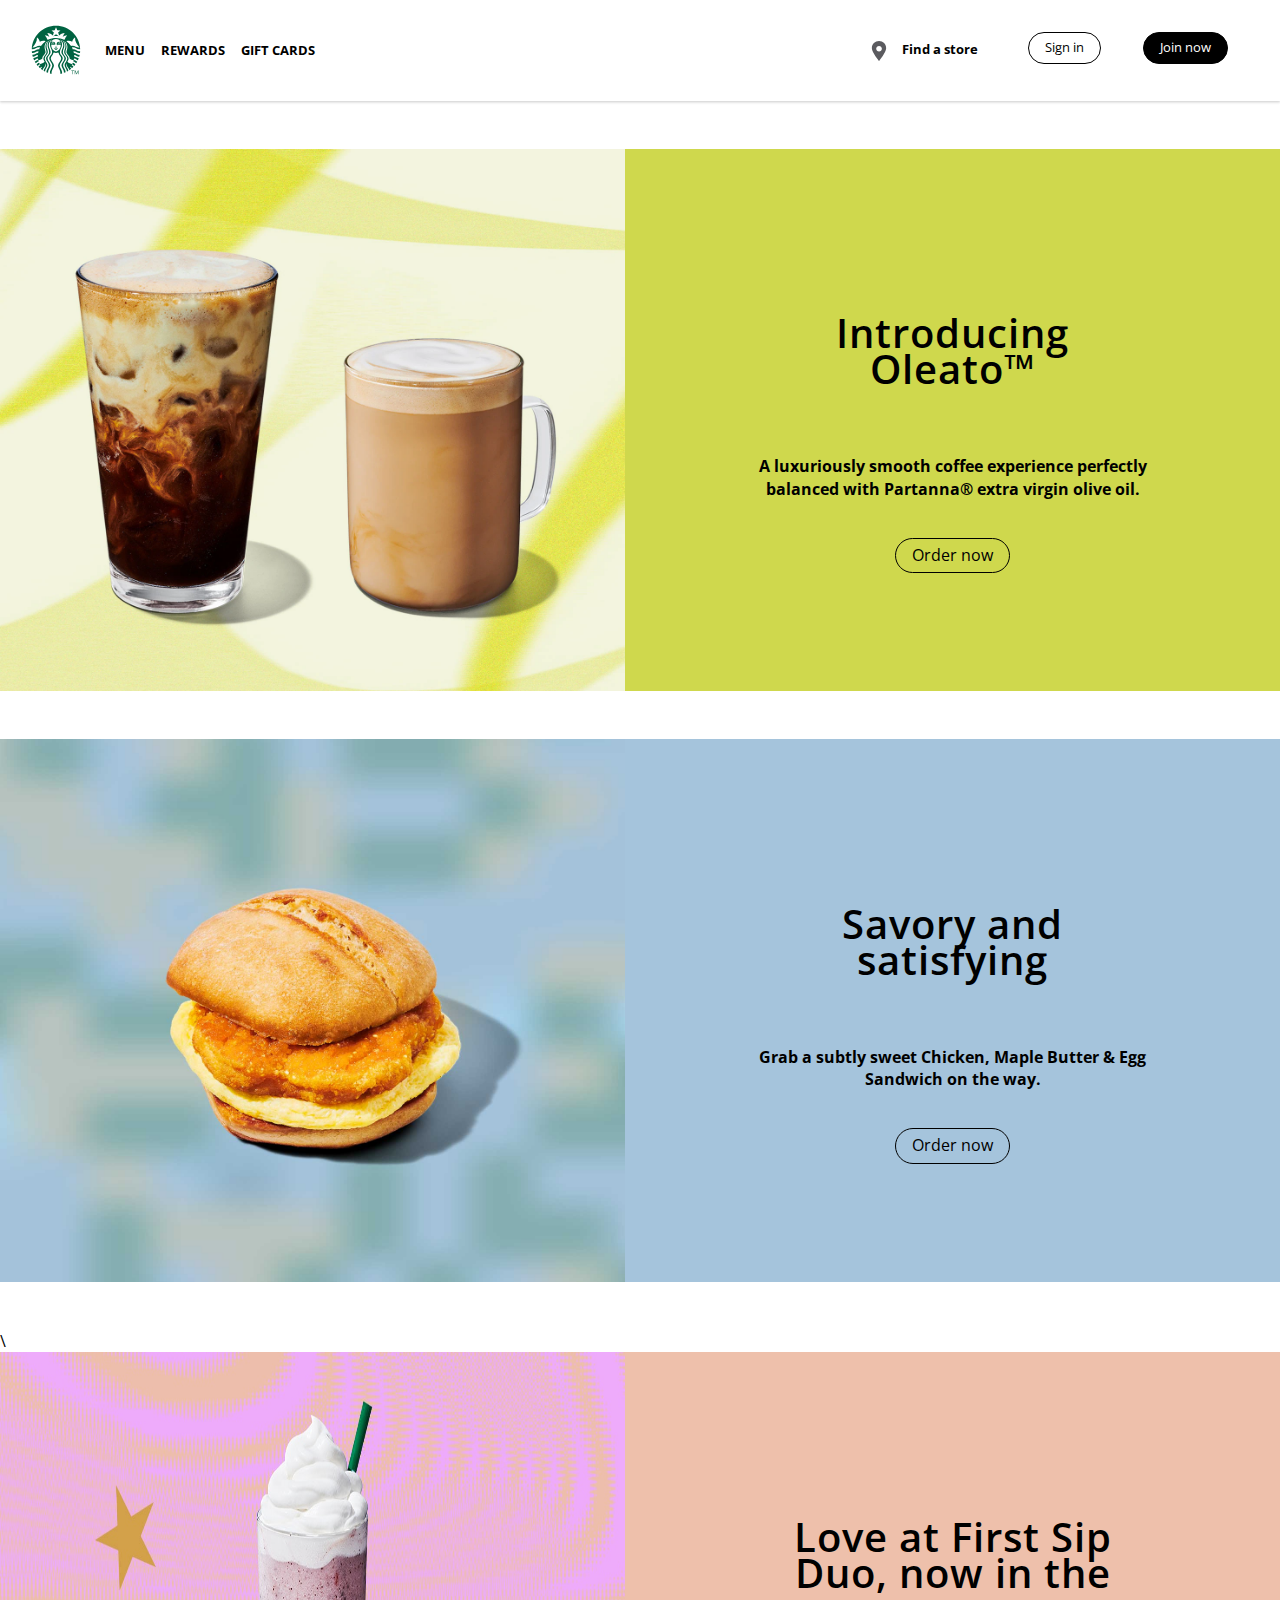
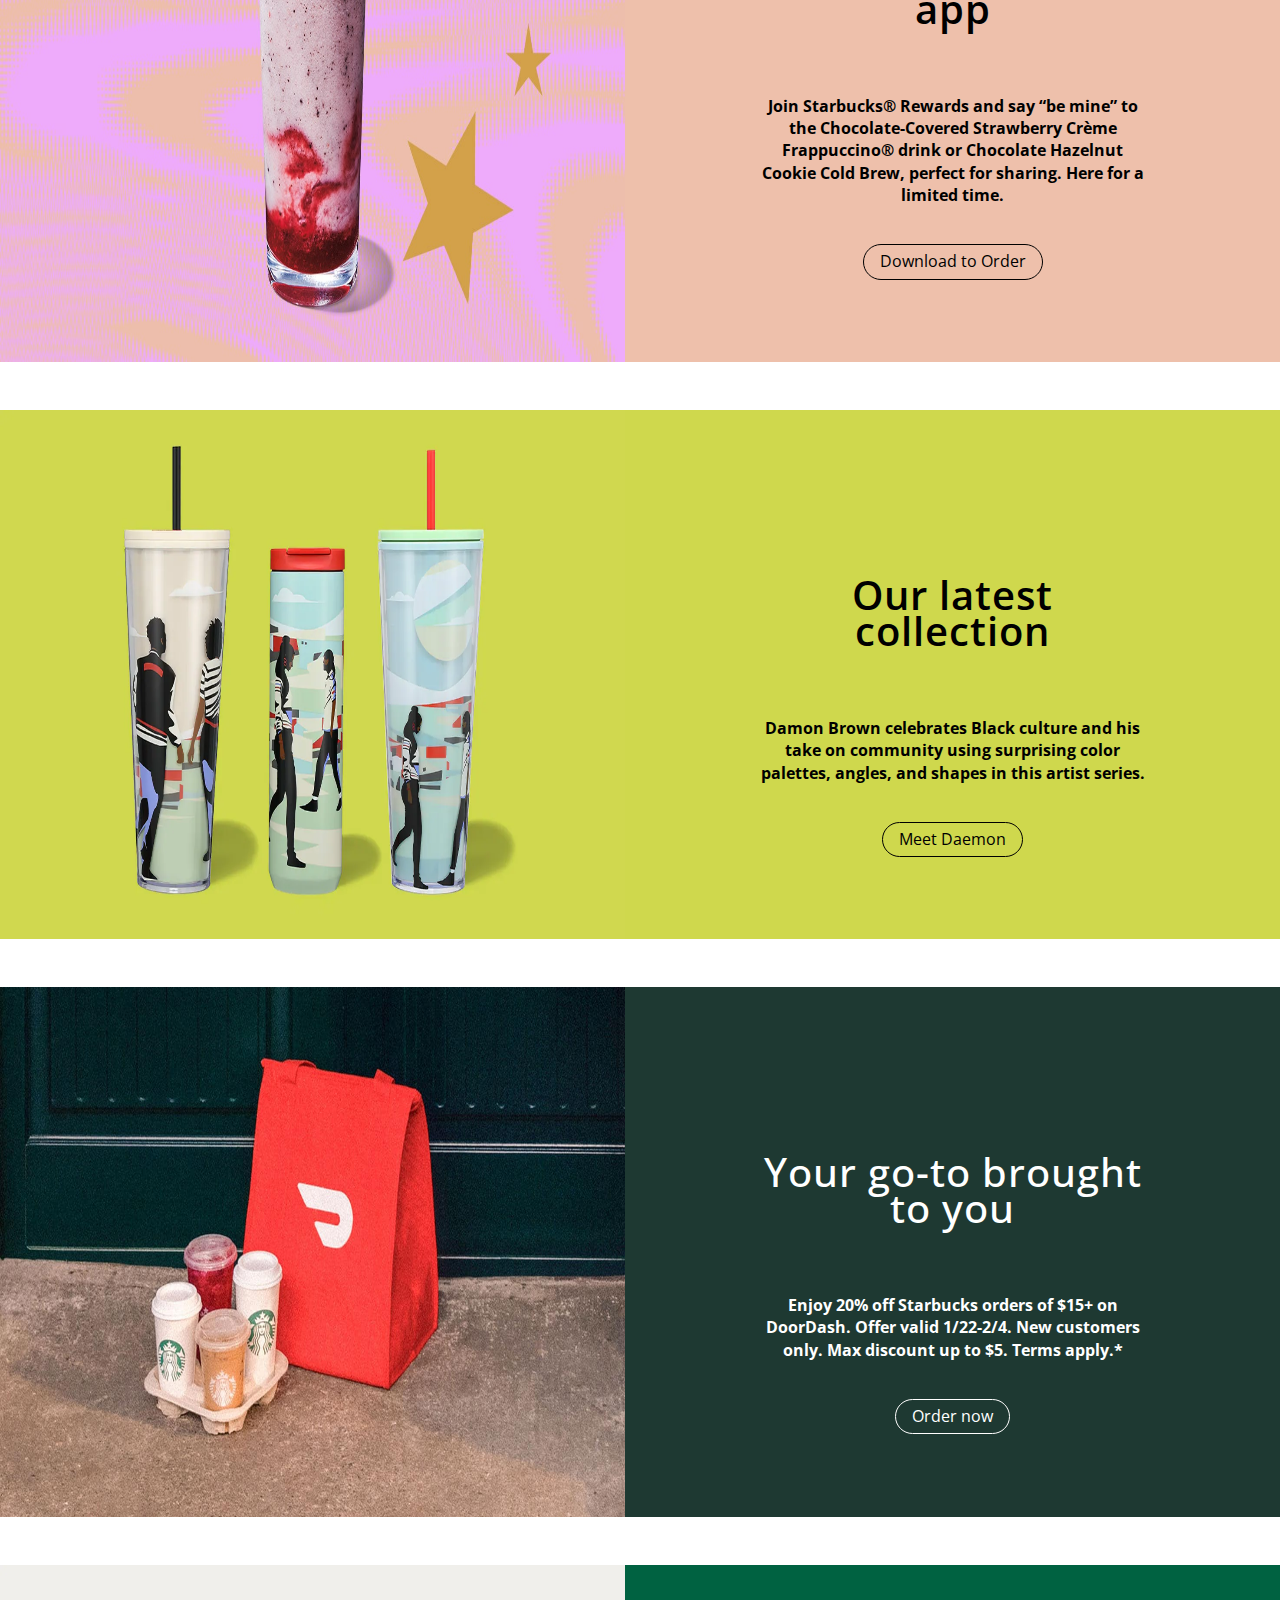
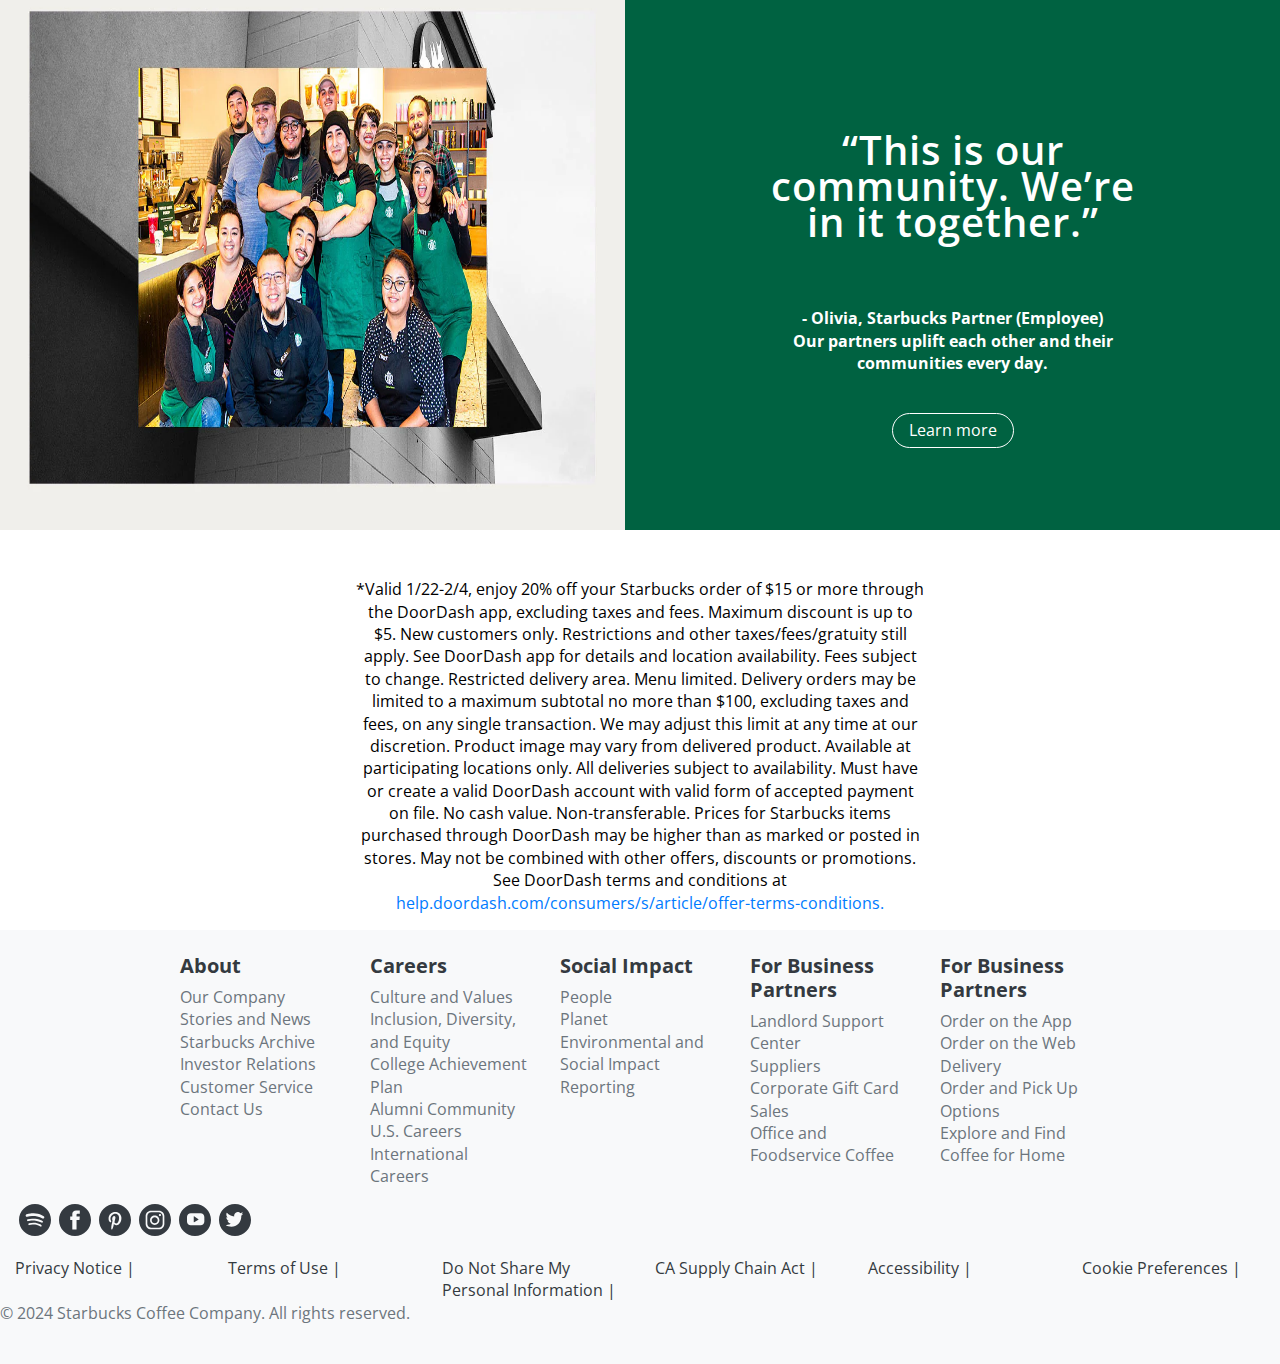
<file: index.html>
<!DOCTYPE html>
<html lang="en">
<head>
    <meta charset="UTF-8">
    <meta name="viewport" content="width=device-width, initial-scale=1.0">
    <title>Document</title>
    <link rel="stylesheet" href="css/bootstrap.css">
    <link rel="stylesheet" href="css/extended-style.css">
</head>
<body>

<!-- Navigation bar starts here -->
  <nav class="navbar navbar-expand-lg navbar-light bg-white mb-5">
    <div class="container-fluid">
        <a href="#" class="navbar-brand">
            <img src="img/logo.svg" alt="starbucks logo" id="brand-logo">
        </a>
      <button class="navbar-toggler" type="button" data-bs-toggle="collapse" data-bs-target="#navbarSupportedContent" aria-controls="navbarSupportedContent" aria-expanded="false" aria-label="Toggle navigation">
        <span class="navbar-toggler-icon"></span>
      </button>
      <div class="collapse navbar-collapse justify-content-between align-items-center py-3" id="navbarSupportedContent">
        <ul class="navbar-nav me-auto mb-2 mb-lg-0 text-uppercase font-weight-bold" >
          <li class="nav-item">
            <a class="nav-link" aria-current="page" href="#">Menu</a>
          </li>
          <li class="nav-item">
            <a class="nav-link" href="#">Rewards</a>
          </li>
          <li class="nav-item">
            <a class="nav-link" href="#">Gift Cards</a>
          </li>
        </ul>
        <ul class="navbar-nav  me-auto mb-0 mb-lg-0 font-weight-bold">
            <li class="nav-item">
                <a href="#" class="nav-link">
                  <img src="img/marker.svg" alt="location identifier">
                  <span>Find a store</span> 
                </a>
            </li>
            <li class="nav-item">
                <button class="btn-custom btn-custom-dark-outline"> Sign in
            </li>
            <li class="nav-item">
                <button class="btn-custom btn-custom-dark-bg"> Join now</li>
            </li>
          </ul>
      </div>
    </div>
  </nav>
  <!-- Navigation bar ends here -->

  <!-- Box A starts here -->
  <div class="container-fluid bg-one  mb-5">
   <div class="row py-0">
    <div class="col-sm  p-0 box-with-img">
        <img src="img/box-yellow.webp" alt="image in box-1" style="width: 100%;height:100%">
    </div>
    <div class="col-sm" style="position: relative;">
        <div class="box-with-text font-weight-bold" style1="position: absolute;top: 25%;left: 10%;text-align: center;">
          <h1 class="box-heading" style="font-weight: 600; padding: 5%;">Introducing </br>Oleato™</h1>
          <p class="box-para" style="padding: 5%;">A luxuriously smooth coffee experience perfectly balanced with Partanna® extra virgin olive oil.</p>
          <button class="btn-custom btn-transparent" > Order now</button>
        </div>
    </div>
  </div>
</div>
  <!-- Box A ends here -->

    <!-- Box B starts here -->
    <div class="container-fluid bg-two mb-5">
        <div class="row py-0">
         <div class="col-sm  p-0 box-with-img">
             <img src="img/mybox-b.jpg" alt="image in box-2" style="width: 100%;height:100%">
         </div>
         <div class="col-sm" style="position: relative;">
             <div class="box-with-text font-weight-bold" style1="position: absolute;top: 25%;left: 10%;text-align: center;">
               <h1 class="box-heading" style="font-weight: 600;padding: 5%;">Savory and satisfying</h1>
               <p class="box-para" style="padding: 5%;">Grab a subtly sweet Chicken, Maple Butter & Egg Sandwich on the way.</p>
               <button class="btn-custom btn-transparent"> Order now</button>
             </div>
         </div>
       </div>
     </div>
       <!-- Box B ends here -->\



    <!-- Box C starts here -->
    <div class="container-fluid bg-three  mb-5 box-c">
        <div class="row py-0">
         <div class="col-sm  p-0 box-with-img">
             <img src="img/mybox-c.jpg" alt="image in box-3" style="width: 100%;height:100%">
         </div>
         <div class="col-sm" style="position: relative;">
          
             <div class="box-with-text font-weight-bold" style1="position: absolute;top: 25%;left: 10%;text-align: center;">
               <h1 class="box-heading" style="font-weight: 600;padding: 5%;">Love at First Sip Duo, now in the app</h1>
               <p class="box-para" style="padding: 5%;">Join Starbucks® Rewards and say “be mine” to the Chocolate-Covered Strawberry Crème Frappuccino® drink or Chocolate Hazelnut Cookie Cold Brew, perfect for sharing. Here for a limited time.</p>
               <button class="btn-custom btn-transparent"> Download to Order</button>
             </div>
         </div>
       </div>
     </div>
       <!-- Box C ends here -->

    <!-- Box D starts here -->
    <div class="container-fluid bg-four  mb-5">
        <div class="row py-0">
         <div class="col-sm  p-0 box-with-img">
             <img src="img/mybox-d.webp" alt="image in box-3" style="width: 100%;height:100%">
         </div>
         <div class="col-sm" style="position: relative;">
             <div class="box-with-text font-weight-bold" style1="position: absolute;top: 25%;left: 10%;text-align: center;">
               <h1 class="box-heading" style="font-weight: 600;padding: 5%;">Our latest collection</h1>
               <p class="box-para" style="padding: 5%;">Damon Brown celebrates Black culture and his take on community using surprising color palettes, angles, and shapes in this artist series.</p>
               <button class="btn-custom btn-transparent"> Meet Daemon</button>
             </div>
         </div>
       </div>
     </div>
       <!-- Box D ends here -->

<!-- Box E starts here -->
<div class="container-fluid bg-five  mb-5 text-white">
    <div class="row py-0">
     <div class="col-sm  p-0 box-with-img">
         <img src="img/mybox-e.jpg" alt="image in box-3" style="width: 100%;height:100%;">
     </div>
     <div class="col-sm" style="position: relative;">
         <div class="box-with-text font-weight-bold" style1="position: absolute;top: 25%;left: 10%;text-align: center;">
           <h1 class="box-heading" style="font-weight: 500;padding: 5%;">Your go-to brought to you</h1>
           <p class="box-para" style="padding: 5%;">Enjoy 20% off Starbucks orders of $15+ on DoorDash. Offer valid 1/22-2/4. New customers only. Max discount up to $5. Terms apply.*</p>
           <button class="btn-custom btn-transparent" style="color: white; border-color: white;">Order now</button>
         </div>
     </div>
   </div>
 </div>
   <!-- Box E ends here -->

   <!-- Box F starts here -->
   <div class="container-fluid bg-six  mb-5 text-white">
    <div class="row py-0">
     <div class="col-sm  p-0 box-with-img">
         <img src="img/mybox-f.webp" alt="image in box-3" style="width: 100%;height:100%">
     </div>
     <div class="col-sm" style="position: relative;">
         <div class="box-with-text font-weight-bold" style1="position: absolute;top: 25%;left: 10%;text-align: center;">
           <h1 class="box-heading" style="font-weight: 600;padding: 5%;">“This is our community. We’re in it together.”</h1>
           <p class="box-para" style="padding: 5%;">- Olivia, Starbucks Partner (Employee) </br> Our partners uplift each other and their communities every day.</p>
           <button class="btn-custom btn-transparent" style="color: white; border-color: white;">Learn more</button>
         </div>
     </div>
   </div>
 </div>
   <!-- Box F ends here -->


   <!--Product info starts  -->
   <div class="container-fluid product-info">
    <div class="container d-flex justify-content align-items-center">
        <div class="row">
            <div class="col-md-12 " style="padding-right: 25%; padding-left: 25%">
            <p class="text-center">
                *Valid 1/22-2/4, enjoy 20% off your Starbucks order of $15 or more through the DoorDash app, excluding taxes and fees. Maximum discount is up to $5. New customers only. Restrictions and other taxes/fees/gratuity still apply. See DoorDash app for details and location availability. Fees subject to change. Restricted delivery area. Menu limited. Delivery orders may be limited to a maximum subtotal no more than $100, excluding taxes and fees, on any single transaction. We may adjust this limit at any time at our discretion. Product image may vary from delivered product. Available at participating locations only. All deliveries subject to availability. Must have or create a valid DoorDash account with valid form of accepted payment on file. No cash value. Non-transferable. Prices for Starbucks items purchased through DoorDash may be higher than as marked or posted in stores. May not be combined with other offers, discounts or promotions. See DoorDash terms and conditions at <a href="#">help.doordash.com/consumers/s/article/offer-terms-conditions.</a>
              </p>
            </div>
        </div>
    </div>
   </div>
   <!-- Product info ends-->

<!-- Footer starts-->
<footer class="footer bg-light text-secondary py-4">
  <div class="container  ">
    <div class="row d-flex justify-content-center">
      <div class="col-md-2">
        
        <h5 class="d-md-none dropdown-toggle text-dark font-weight-bold" data-toggle="collapse" href="#aboutSection">About Us</h5>
        <h5 class="d-none d-md-block text-dark font-weight-bold">About</h5>
        <ul class="list-unstyled collapse d-md-block" id="aboutSection">
          <li>Our Company</li>
          <li>Stories and News</li>
          <li>Starbucks Archive</li>
          <li>Investor Relations</li>
          <li>Customer Service</li>
          <li>Contact Us</li>          
        </ul>
      </div>
      <div class="col-md-2">
        <h5 class="d-md-none dropdown-toggle text-dark font-weight-bold" data-toggle="collapse" href="#careerSection">Careers</h5>
        <h5 class="d-none d-md-block text-dark font-weight-bold">Careers</h5>
        <ul class="list-unstyled collapse  d-md-block" id="careerSection">
          <li>Culture and Values</li>
          <li>Inclusion, Diversity, and Equity</li>
          <li>College Achievement Plan</li>
          <li> Alumni Community</li>
          <li>U.S. Careers</li>
          <li>International Careers</li>
        </ul>
      </div>
      <div class="col-md-2">
        <h5 class="d-md-none dropdown-toggle text-dark font-weight-bold" data-toggle="collapse" href="#socialSection">Social Impact</h5>
        <h5 class="d-none d-md-block text-dark font-weight-bold">Social Impact</h5>
        <ul class="list-unstyled collapse  d-md-block" id="socialSection">
          <li>People</li>
          <li>Planet</li>
          <li>Environmental and Social Impact Reporting</li>
        </ul>
      </div>
      <div class="col-md-2">    
        <h5 class="d-md-none dropdown-toggle text-dark font-weight-bold" data-toggle="collapse" href="#businnessSection">For Business Partners</h5>
        <h5 class="d-none d-md-block text-dark font-weight-bold">For Business Partners</h5>
        <ul class="list-unstyled collapse d-md-block" id="businnessSection">
          <li>Landlord Support Center</li>
          <li>Suppliers</li>
          <li>Corporate Gift Card Sales</li>
          <li>Office and Foodservice Coffee</li>
        </ul>
      </div>
      <div class="col-md-2">       
        <h5 class="d-md-none dropdown-toggle text-dark font-weight-bold" data-toggle="collapse" href="#orderSection">Order and Pick Up</h5>
        <h5 class="d-none d-md-block text-dark font-weight-bold">For Business Partners</h5>
        <ul class="list-unstyled collapse d-md-block" id="orderSection">
          <li>Order on the App</li>
          <li>Order on the Web</li>
          <li>Delivery</li>
          <li>Order and Pick Up Options</li>
          <li>Explore and Find Coffee for Home</li>
        </ul>
      </div>
    </div>
  </div>

  <div class="container-fluid">
    <div class="row">
        <div class="col">
          <ul class="footer-social d-flex justify-content-start list-unstyled">
          <li class="px-1">
           <a href="#" class="text-dark"> 	  
             <svg aria-hidden="true" class="valign-middle absoluteCenter" focusable="false" preserveAspectRatio="xMidYMid meet" style="width:32px;height:32px;overflow:visible;fill:currentColor" viewBox="0 0 24 24"><path d="M12,0 C18.6274131,0 24,5.37261901 24,12.0000716 C24,18.627381 18.6274131,24 12,24 C5.37258694,24 0,18.627381 0,12.0000716 C0,5.37261901 5.37258694,0 12,0 Z M11.0669976,14 C9.95068692,14.0009568 8.6027256,14.1878544 7.49869423,14.4956294 C7.1391459,14.5957759 6.94143571,14.9349663 7.01538732,15.323911 C7.08630361,15.6969088 7.39839046,15.9206437 7.74883281,15.8300653 C8.54008748,15.6259451 9.33810265,15.4781174 10.1468794,15.4098647 C11.1130794,15.3282166 12.0741744,15.3684028 13.0286469,15.5672606 C14.1176396,15.7941848 15.1397171,16.2280998 16.0883949,16.8908526 C16.3912378,17.1024678 16.747061,16.996421 16.9174532,16.6588253 C17.0846722,16.3276084 16.9922326,15.9219194 16.6909074,15.7184371 C16.4242125,15.5382372 16.1546202,15.3615456 15.8770258,15.205585 C14.3588102,14.3530642 12.7453957,14.0017542 11.0669976,14 Z M10.1375115,11.0003442 L9.77055252,11.0048078 C8.68426674,11.0479717 7.61755495,11.2034929 6.57584646,11.49243 C6.14064634,11.6131584 5.91075895,11.9889467 6.03234638,12.3691822 C6.15507681,12.7528185 6.57698947,12.9458793 7.02147652,12.8358765 C7.38895345,12.7448397 7.75828776,12.6556341 8.1321941,12.5915421 C9.5848138,12.3422374 11.0434343,12.3367438 12.5037693,12.5345134 C14.0365424,12.7419621 15.4914481,13.1568596 16.8266238,13.8930018 C17.2083883,14.103459 17.6680202,13.9939794 17.8937642,13.6477519 C18.1073637,13.320098 17.9912056,12.8938209 17.614156,12.6938277 C17.2519655,12.5018134 16.8857744,12.313069 16.5065817,12.1523159 C14.6039028,11.3459341 12.5917809,11.001407 10.504792,11.0032382 C10.2600455,11.0032382 10.0148704,10.9949978 9.77055252,11.0048078 Z M11.0635356,7.01538228 C10.2184059,6.97905829 9.3745573,7.0079312 8.53227456,7.09284241 C7.5586031,7.1912587 6.59774312,7.36511712 5.66051317,7.67557859 C5.1689799,7.83857086 4.89609567,8.38560397 5.0370218,8.90997339 C5.18164902,9.44769266 5.68015742,9.75008213 6.17923521,9.59003924 C7.37155569,9.20770594 8.59405429,9.0489049 9.83078786,9.00947629 C11.1386962,8.96771922 12.4379213,9.07187905 13.7249043,9.33685791 C15.0971547,9.61953308 16.4163087,10.0659767 17.6311204,10.8388705 C17.7602315,10.9209876 17.918809,10.947532 18.0638633,11 C18.0668526,10.9917728 18.0701267,10.9835455 18.0732584,10.9753183 C18.1337569,10.9681777 18.195252,10.9664702 18.2544694,10.9528099 C18.6473544,10.8626208 18.9228009,10.5436216 18.9889935,10.1064919 C19.0467875,9.72508998 18.8742597,9.30969253 18.5354676,9.11099719 C18.0779559,8.84244802 17.6178819,8.57219131 17.1390177,8.35455782 C15.1965147,7.47176064 13.154794,7.1054161 11.0635356,7.01538228 Z"></path><circle class="sb-icon-hover" cx="50%" cy="50%" fill="transparent" r="75%"></circle></svg>
           </a>
          </li>
          
          <li class="px-1">
           <a href="#" class="text-dark"> 	  
             <svg aria-hidden="true" class="valign-middle absoluteCenter" focusable="false" preserveAspectRatio="xMidYMid meet" style="width:32px;height:32px;overflow:visible;fill:currentColor" viewBox="0 0 24 24"><path d="M11.9997802,0 C18.6169827,0 24,5.38345699 24,12.0002198 C24,18.6169827 18.6169827,24 11.9997802,24 C5.38301731,24 0,18.6169827 0,12.0002198 C0,5.38345699 5.38301731,0 11.9997802,0 Z M15.4043684,4.8 L12.7777895,4.8 C11.2364211,4.8 9.98636842,5.96104896 9.98636842,7.39365487 L9.98636842,9.44903723 L8.59515789,9.44903723 C8.48763158,9.44903723 8.4,9.53002017 8.4,9.6303686 L8.4,11.7623327 C8.4,11.862241 8.48763158,11.9432239 8.59515789,11.9432239 L9.98636842,11.9432239 L9.98636842,19.0186686 C9.98636842,19.1190171 10.074,19.2 10.1815263,19.2 L12.9639474,19.2 C13.0719474,19.2 13.1591053,19.1190171 13.1591053,19.0186686 L13.1591053,11.9432239 L15.1765263,11.9432239 C15.2778947,11.9432239 15.3626842,11.8714836 15.3707368,11.7772969 L15.5649474,9.64533284 C15.5748947,9.53970292 15.4844211,9.44903723 15.3702632,9.44903723 L13.1591053,9.44903723 L13.1591053,7.93632863 C13.1591053,7.58202824 13.4688947,7.29462681 13.8502105,7.29462681 L15.4043684,7.29462681 C15.5123684,7.29462681 15.6,7.21320374 15.6,7.11329543 L15.6,4.98133138 C15.6,4.88142307 15.5123684,4.8 15.4043684,4.8 Z"></path><circle class="sb-icon-hover" cx="50%" cy="50%" fill="transparent" r="75%"></circle></svg>
           </a>
          </li>
          
          
          <li class="px-1">
           <a href="#" class="text-dark"> 	  
             <svg aria-hidden="true" class="valign-middle absoluteCenter" focusable="false" preserveAspectRatio="xMidYMid meet" style="width:32px;height:32px;overflow:visible;fill:currentColor" viewBox="0 0 24 24"><path d="M11.9997802,0 C18.6169827,0 24,5.38345699 24,12.0002198 C24,18.6169827 18.6169827,24 11.9997802,24 C5.38301731,24 0,18.6169827 0,12.0002198 C0,5.38345699 5.38301731,0 11.9997802,0 Z M16.7437635,9.80095875 C16.4076853,7.09999459 13.974973,5.72453915 11.3823151,6.04599103 C9.33308638,6.29999351 7.2896388,8.13734924 7.20446304,10.7614723 C7.15898457,12.1352202 7.45420918,13.2152643 8.40655904,13.7079011 C8.73839766,13.8799397 9.11455851,13.647282 9.1538704,13.2438663 C9.21707776,12.5937053 8.71874171,12.2918906 8.62315986,11.6344724 C8.11827183,8.17406221 12.2275208,5.81162572 14.3781126,8.22870476 C15.8661833,9.90298663 14.8864693,15.0504856 12.4865168,14.5160131 C10.1875419,14.0041661 13.6123015,9.9059749 11.7765903,9.10213176 C10.2854362,8.44855564 9.49303183,11.1017076 10.2002605,12.420386 C9.82795373,14.4553941 9.06985087,16.3845322 9.18046374,18.814845 C9.19780722,19.1905125 9.62831098,19.3377913 9.8410577,19.0449414 C10.5737235,18.0396038 10.8832083,16.5651088 11.1456729,15.0398132 C11.7349659,15.4359717 12.0506173,15.8487791 12.8017828,15.9128133 C15.5732712,16.14974 17.121466,12.8489885 16.7437635,9.80095875 Z"></path><circle class="sb-icon-hover" cx="50%" cy="50%" fill="transparent" r="75%"></circle></svg>
           </a>
          </li>
          <li class="px-1">
           <a href="#" class="text-dark"> 	  
             <svg aria-hidden="true" class="valign-middle absoluteCenter" focusable="false" preserveAspectRatio="xMidYMid meet" style="width:32px;height:32px;overflow:visible;fill:currentColor" viewBox="0 0 24 24"><path d="M11.9997802,0 C18.6169827,0 24,5.38345699 24,12.0002198 C24,18.6169827 18.6169827,24 11.9997802,24 C5.38301731,24 0,18.6169827 0,12.0002198 C0,5.38345699 5.38301731,0 11.9997802,0 Z M15,5 L9,5 C6.790861,5 5,6.790861 5,9 L5,9 L5,15 C5,17.209139 6.790861,19 9,19 L9,19 L15,19 C17.209139,19 19,17.209139 19,15 L19,15 L19,9 C19,6.790861 17.209139,5 15,5 L15,5 Z M14.7647059,6.23529412 C16.4215601,6.23529412 17.7647059,7.57843987 17.7647059,9.23529412 L17.7647059,9.23529412 L17.7647059,14.7647059 L17.7596132,14.9409787 C17.6683668,16.5157859 16.3623868,17.7647059 14.7647059,17.7647059 L14.7647059,17.7647059 L9.23529412,17.7647059 L9.05902133,17.7596132 C7.48421408,17.6683668 6.23529412,16.3623868 6.23529412,14.7647059 L6.23529412,14.7647059 L6.23529412,9.23529412 L6.24038681,9.05902133 C6.33163324,7.48421408 7.63761323,6.23529412 9.23529412,6.23529412 L9.23529412,6.23529412 Z M11.7941176,8.70588235 C9.86112102,8.70588235 8.29411765,10.2728857 8.29411765,12.2058824 C8.29411765,14.138879 9.86112102,15.7058824 11.7941176,15.7058824 C13.7271143,15.7058824 15.2941176,14.138879 15.2941176,12.2058824 C15.2941176,10.2728857 13.7271143,8.70588235 11.7941176,8.70588235 Z M11.7941176,9.94117647 C13.0448802,9.94117647 14.0588235,10.9551198 14.0588235,12.2058824 C14.0588235,13.4566449 13.0448802,14.4705882 11.7941176,14.4705882 C10.5433551,14.4705882 9.52941176,13.4566449 9.52941176,12.2058824 C9.52941176,10.9551198 10.5433551,9.94117647 11.7941176,9.94117647 Z M15.7058824,7.47058824 C15.2510596,7.47058824 14.8823529,7.83929491 14.8823529,8.29411765 C14.8823529,8.74894038 15.2510596,9.11764706 15.7058824,9.11764706 C16.1607051,9.11764706 16.5294118,8.74894038 16.5294118,8.29411765 C16.5294118,7.83929491 16.1607051,7.47058824 15.7058824,7.47058824 Z"></path><circle class="sb-icon-hover" cx="50%" cy="50%" fill="transparent" r="75%"></circle></svg>
           </a>
          </li>
          <li class="px-1">
           <a href="#" class="text-dark"> 	  
             <svg aria-hidden="true" class="valign-middle absoluteCenter" focusable="false" preserveAspectRatio="xMidYMid meet" style="width:32px;height:32px;overflow:visible;fill:currentColor" viewBox="0 0 24 24"><path d="M11.9997802,0 C18.6169827,0 24,5.38345699 24,12.0002198 C24,18.6169827 18.6169827,24 11.9997802,24 C5.38301731,24 0,18.6169827 0,12.0002198 C0,5.38345699 5.38301731,0 11.9997802,0 Z M16.1700158,7 L8.82998416,7 C7.26701245,7 6,8.25308368 6,9.79887301 L6,13.201127 C6,14.7469163 7.26701245,16 8.82998416,16 L16.1700158,16 C17.7329875,16 19,14.7469163 19,13.201127 L19,9.79887301 C19,8.25308368 17.7329875,7 16.1700158,7 Z M11.3262463,9.28078768 L14.5709798,11.3486057 C14.7141036,11.4390048 14.689657,11.6696954 14.5443107,11.7571306 L11.3218015,13.7217059 C11.1822335,13.8056832 11.0555556,13.6925608 11.0555556,13.5162084 L11.0555556,9.4838152 C11.0555556,9.30499291 11.1857894,9.19236451 11.3262463,9.28078768 Z"></path><circle class="sb-icon-hover" cx="50%" cy="50%" fill="transparent" r="75%"></circle></svg>
           </a>
          </li>
          
          <li class="px-1">
           <a href="#" class="text-dark"> 	  
             <svg aria-hidden="true" class="valign-middle absoluteCenter" focusable="false" preserveAspectRatio="xMidYMid meet" style="width:32px;height:32px;overflow:visible;fill:currentColor" viewBox="0 0 24 24"><path d="M11.9997256,5.63636363e-05 C18.6169281,5.63636363e-05 23.9999455,5.38351336 23.9999455,12.0002762 C23.9999455,18.6170391 18.6169281,24.0000564 11.9997256,24.0000564 C5.38296277,24.0000564 -5.4545455e-05,18.6170391 -5.4545455e-05,12.0002762 C-5.4545455e-05,5.38351336 5.38296277,5.63636363e-05 11.9997256,5.63636363e-05 Z M13.9328526,6.00566601 C13.5495281,6.03127502 13.1735596,6.14210744 12.8335533,6.32472904 C12.4927297,6.50777046 12.1882769,6.76218124 11.946758,7.0690695 C11.6958398,7.38645324 11.5111249,7.7613523 11.4167241,8.15892163 C11.3251839,8.5426369 11.3329485,8.92173415 11.3885264,9.30964762 C11.3971083,9.37388005 11.3913871,9.38269626 11.3349918,9.37388005 C9.19237982,9.04642063 7.41674584,8.25883873 5.9745796,6.57116325 C5.9120544,6.49769479 5.8781355,6.49769479 5.82705282,6.5766209 C5.19607955,7.54808386 5.50216697,9.10897377 6.2904749,9.8759845 C6.39550089,9.9780007 6.50297885,10.0804367 6.61944736,10.1736367 C6.57735523,10.1824529 6.0530426,10.124098 5.58553391,9.8759845 C5.5230087,9.83526198 5.49154177,9.85835207 5.48582051,9.93140071 C5.48009925,10.0363556 5.4890898,10.1329142 5.50298429,10.2471052 C5.62394808,11.2315825 6.28761427,12.1425914 7.19688598,12.497759 C7.3047726,12.544359 7.42410175,12.5855013 7.5401616,12.6056527 C7.33337891,12.6522527 7.12005763,12.6858382 6.52586389,12.6379788 C6.45189617,12.6232851 6.42369853,12.6614887 6.45189617,12.7341175 C6.89856313,13.983921 7.86218682,14.3558813 8.58347427,14.5678903 C8.67991837,14.5851029 8.77677113,14.5851029 8.87362389,14.6086128 C8.86749397,14.617429 8.86218137,14.617429 8.85646011,14.6262452 C8.6169845,15.0007245 7.78740177,15.2799046 7.40121671,15.4184451 C6.69831902,15.6711766 5.93289613,15.784528 5.18994963,15.7093802 C5.07102915,15.691328 5.04650946,15.6925874 5.0142252,15.7093802 C4.98153229,15.7299514 5.01013859,15.758919 5.0481441,15.7908253 C5.19894018,15.8932613 5.35218822,15.9839424 5.50870555,16.0712649 C5.98030086,16.3281946 6.47192058,16.5326468 6.98642534,16.6783243 C9.64190741,17.4319008 12.6333092,16.8781585 14.627577,14.8428722 C16.1935677,13.2446184 16.7424,11.0405645 16.7424,8.833572 C16.7424,8.74708913 16.8417047,8.69964949 16.9009607,8.65388914 C17.3083961,8.33944413 17.632056,7.96328561 17.9356914,7.54304602 C17.9906155,7.46747846 17.9987836,7.39862802 17.9998539,7.35648483 L17.9999455,7.31844244 C17.9999455,7.28317758 18.0043466,7.29367307 17.9512206,7.31844244 C17.5380639,7.5107199 17.0836323,7.62700997 16.6377827,7.70383699 C16.8494693,7.66731267 17.161278,7.27394155 17.2859197,7.11482985 C17.476356,6.87217402 17.634508,6.59551279 17.7231875,6.29660111 C17.7350387,6.27351103 17.7432119,6.24412364 17.7207355,6.22649121 C17.6921292,6.21473626 17.6737395,6.22061374 17.6512631,6.23236869 C17.1535134,6.50609118 16.6390087,6.70508575 16.0914023,6.84572538 C16.0460409,6.85706051 16.0125307,6.84572538 15.9839244,6.81633799 C15.9381543,6.76386052 15.8956535,6.71432179 15.8474315,6.67317945 C15.6173551,6.47166596 15.3705235,6.31381373 15.0918164,6.19752365 C14.7260644,6.04428943 14.3268022,5.97963719 13.9328526,6.00566601 Z"></path><circle class="sb-icon-hover" cx="50%" cy="50%" fill="transparent" r="75%"></circle></svg>
           </a>
          </li>
 
          </ul>
         
        </div>
     </div>
  </div>

  <div class="container-fluid">
    <div class="row d-flex justify-content-between ">
        <!-- <div class=""> -->
        <!-- <ul class="d-flex justify-content-start footer-bottom"> -->
            <div class="col-md-2 "><a href="#" class="text-dark"> Privacy Notice <span class="pipe-break">|</span></a></div>
            <div class="col-md-2"><a href="#" class="text-dark"> Terms of Use <span class="pipe-break">|</span></a></div>
            <div class="col-md-2"><a href="#" class="text-dark"> Do Not Share My Personal Information <span class="pipe-break">|</span></a></div>
            <div class="col-md-2"><a href="#" class="text-dark"> CA Supply Chain Act <span class="pipe-break">|</span></a></div>
            <div class="col-md-2"><a href="#" class="text-dark"> Accessibility <span class="pipe-break">|</span></a></div>
            <div class="col-md-2"><a href="#" class="text-dark"> Cookie Preferences <span class="pipe-break">|</span></a></div>
        <!-- </div> -->
        <!-- </ul> -->
    </div>
  </div>
  <p class="footer-tag">© 2024 Starbucks Coffee Company. All rights reserved.</p>

</footer> 
<!-- Footer ends-->


        <!-- Bootstrap JS -->
        <script src="https://code.jquery.com/jquery-3.6.0.min.js"></script>
        <script src="https://stackpath.bootstrapcdn.com/bootstrap/4.5.2/js/bootstrap.bundle.min.js"></script>


        <script src="https://cdn.jsdelivr.net/npm/popper.js@1.12.9/dist/umd/popper.min.js" integrity="sha384-ApNbgh9B+Y1QKtv3Rn7W3mgPxhU9K/ScQsAP7hUibX39j7fakFPskvXusvfa0b4Q" crossorigin="anonymous"></script>
        <!-- <script src="js/bootstrap.js"></script> -->
        <script src="https://cdn.jsdelivr.net/npm/bootstrap@5.0.2/dist/js/bootstrap.bundle.min.js" integrity="sha384-MrcW6ZMFYlzcLA8Nl+NtUVF0sA7MsXsP1UyJoMp4YLEuNSfAP+JcXn/tWtIaxVXM" crossorigin="anonymous"></script>
</body>
</html>
</file>
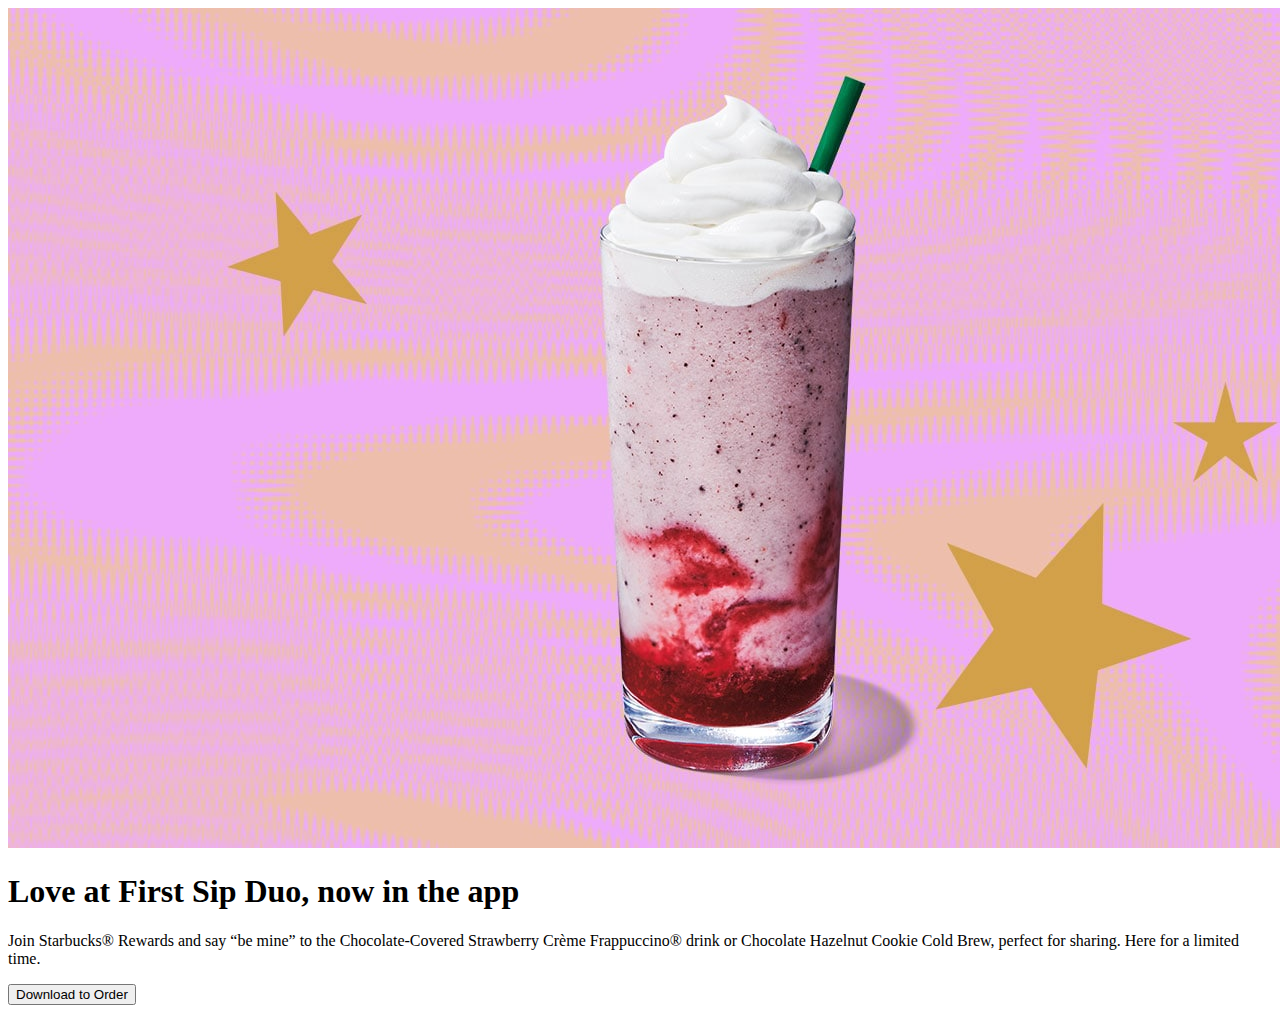
<file: experiment.html>
<!DOCTYPE html>
<html lang="en">
<head>
    <meta charset="UTF-8">
    <meta name="viewport" content="width=device-width, initial-scale=1.0">
    <title>Document</title>
    <!-- <link rel="stylesheet" href="css/extended-style.css"> -->
</head>
<body>
    

        <!-- Box C starts here -->
        <!-- <div class="container-fluid bg-three  mb-5 box-c">
            <div class="row py-0">
             <div class="col-sm-6  p-0 box-with-img">
                 <img src="img/mybox-c.jpg" alt="image in box-3">
             </div>
             <div class="col-sm-6">
              
                 <div class="box-with-text font-weight-bold">
                   <h1 class="box-heading" style="font-weight: 600;padding: 5%;">Love at First Sip Duo, now in the app</h1>
                   <p class="box-para" style="padding: 5%;">Join Starbucks® Rewards and say “be mine” to the Chocolate-Covered Strawberry Crème Frappuccino® drink or Chocolate Hazelnut Cookie Cold Brew, perfect for sharing. Here for a limited time.</p>
                   <button class="btn-custom btn-transparent"> Download to Order</button>
                 </div>
             </div>
           </div>
         </div> -->
           <!-- Box C ends here -->

           <div class="container-fluid bg-three box-c">
            <div class="row">
             <div class="col-6  p-0 box-with-img">
                 <img src="img/mybox-c.jpg" alt="image in box-3">
             </div>
             <div class="col-6">
              
                 <div class="box-with-text font-weight-bold">
                   <h1 class="box-heading" style="font-weight: 600;">Love at First Sip Duo, now in the app</h1>
                   <p class="box-para">Join Starbucks® Rewards and say “be mine” to the Chocolate-Covered Strawberry Crème Frappuccino® drink or Chocolate Hazelnut Cookie Cold Brew, perfect for sharing. Here for a limited time.</p>
                   <button class="btn-custom btn-transparent"> Download to Order</button>
                 </div>
             </div>
           </div>
         </div>

</body>
</html>
</file>
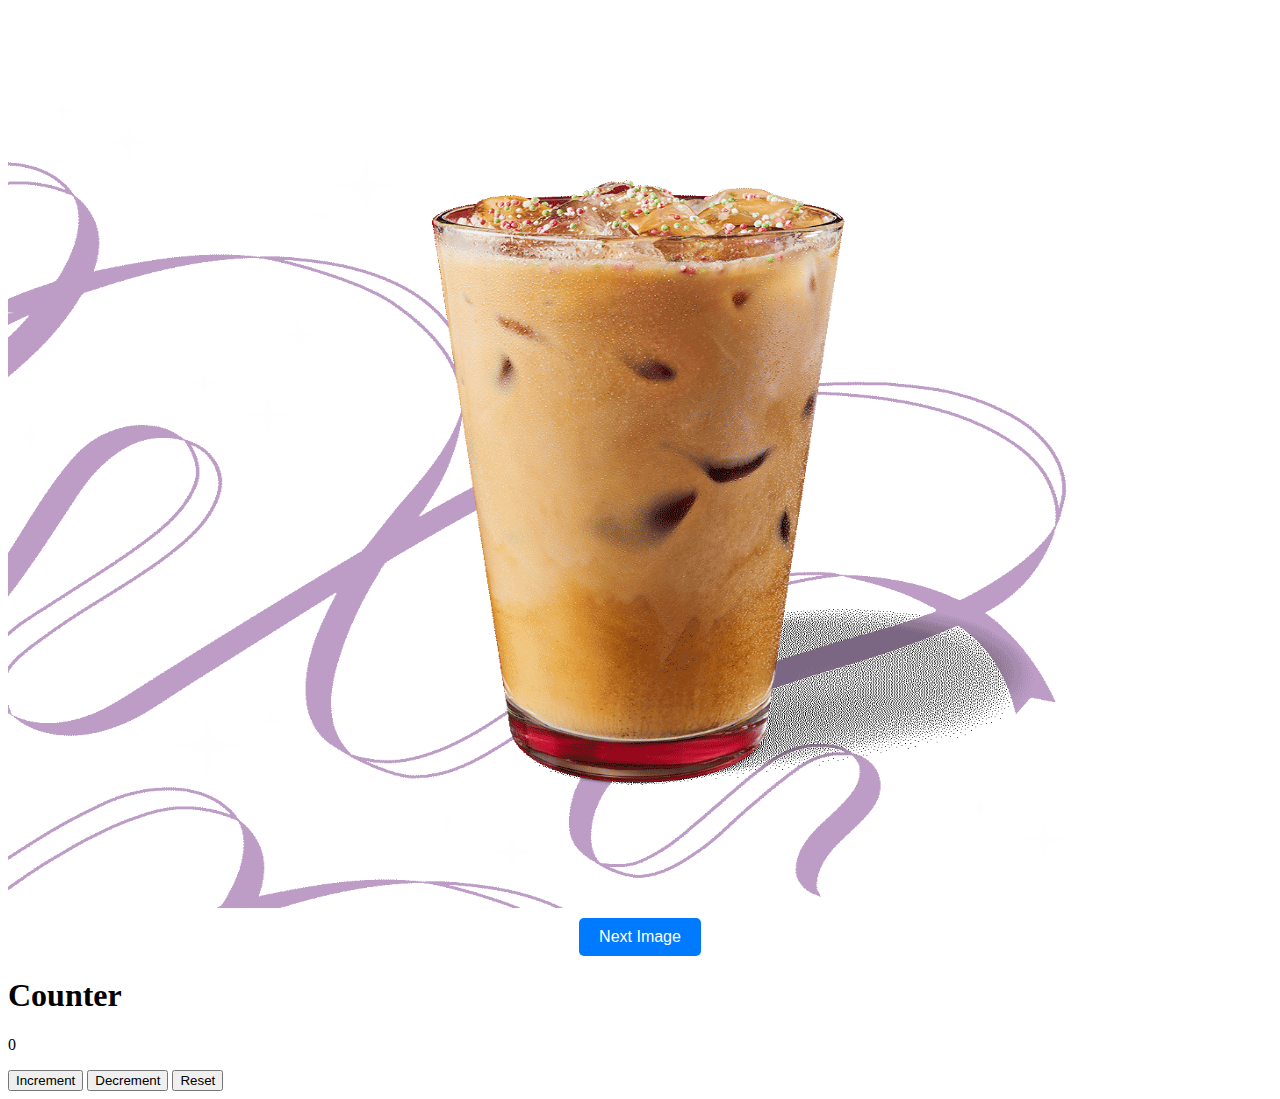
<file: sample.html>
<!DOCTYPE html>
<html lang="en">
<head>
<meta charset="UTF-8">
<meta name="viewport" content="width=device-width, initial-scale=1.0">
<title>Image Slider</title>
<style>
  .slider-container {
    position: relative;
    width: 100%;
    max-width: 100%;
    margin: auto;
    overflow: hidden;
  }
  
  .slider {
    display: flex;
    transition: transform 0.5s ease;
  }
  
  .slide {
    flex: 0 0 100%;
    max-width: 100%;
    display: none; /* Initially hide all slides */
  }
  
  .slide.active {
    display: block; /* Show the active slide */
  }

  .button-container {
    text-align: center;
    margin-top: 10px;
  }
  
  .change-button {
    padding: 10px 20px;
    font-size: 16px;
    background-color: #007bff;
    color: #fff;
    border: none;
    border-radius: 5px;
    cursor: pointer;
  }
</style>
</head>
<body>

<div class="slider-container">
  <div class="slider" style="height: 100vh;">
    <div class="slide active"><img src="img/box-b.png" alt="Image 1" style="height: 100%; width: 100%;"></div>
    <div class="slide"><img src="img/box-c.png" alt="Image 2" style="height: 100%; width: 100%;"></div>
    <div class="slide"><img src="img/box-d.png" alt="Image 3" style="height: 100%; width: 100%;"></div>
  </div>
</div>

<div class="button-container">
  <button class="change-button">Next Image</button>
</div>


<h1>Counter</h1>
<p id="counter">0</p>
<button onclick="increment()">Increment</button>
<button onclick="decrement()">Decrement</button>
<button onclick="reset()">Reset</button>


<script>
  const slides = document.querySelectorAll('.slide');
  const button = document.querySelector('.change-button');
  let currentIndex = 0;

  function nextSlide() {
    // Hide the current slide
    slides[currentIndex].classList.remove('active');
    // Increment the index
    currentIndex++;
    // Reset index if out of range
    if (currentIndex === slides.length) {
      currentIndex = 0;
    }
    // Show the next slide
    slides[currentIndex].classList.add('active');
  }

  button.addEventListener('click', nextSlide);


  let count = 0;
  const counterElement = document.getElementById('counter');

  function updateCounter() {
    counterElement.textContent = count;
  }

  function increment() {
    count++;
    updateCounter();
  }

  function decrement() {
    count--;
    updateCounter();
  }

  function reset() {
    count = 0;
    updateCounter();
  }
</script>

</body>
</html>
</file>
<file: css/extended-style.css>
@import url('https://fonts.googleapis.com/css2?family=Open+Sans:wght@400;600;700&display=swap');
@font-face{
	font-family: sans-serif;
}
:root{
	--color-primary: #006241;
	--color-secondary: #d50032;
	--color-extra: #d4e9e2;
	--color-yellow: #cfd84d;
	--color-box-text: rgb(30, 57, 50);

    --color-box-a: #cfd84d;
    --color-box-b: rgb(165, 196, 220);
    --color-box-c: rgb(238, 192, 171);
    --color-box-d: #cfd84d;;
    --color-box-e: rgb(30, 57, 50);;
    --color-box-f: #006241;
}

* {
	box-sizing: border-box;
	margin: 0;
	padding: 0;
}
html, body{
    font-family: 'Open Sans', sans-serif;
    line-height: 1.4;
    color: #000;
    padding:0;
 }

.navbar{
    #color: green;
    #border: 2px solid green;

    width: 100%;
    height: auto;
    #padding: 20px;
    background-color: #fff;
    box-shadow: 0 1px 3px rgb(0 0 0 / 10%), 0 2px 2px rgb(0 0 0 / 6%), 0 0 2px rgb(0 0 0 / 7%);
}

 #brand-logo{
    width: 50px;
    height: 50px;
}

.nav-link{
	text-decoration: none;
	color: #000;
}


#navbarSupportedContent ul:nth-child(1) a,
#navbarSupportedContent ul:nth-child(2) a {
	text-decoration: none;
	color: #000;
}
#navbarSupportedContent ul:nth-child(2) li{
    padding: 7px 16px;
}

#navbarSupportedContent ul:nth-child(1) a:hover{
	color: var(--color-primary);
}
#navbarSupportedContent ul{
font-size: 13px;
}

.navbar-nav-right li:firstchild a{
	display: flex;
	align-items: center;
}
#navbarSupportedContent ul:nth-child(2) img{
	height: 20px;
	width:20px;
	margin-right: 10px;
}
#navbarSupportedContent ul:nth-child(2) li:firstchild a{
	display: flex;
	align-items: start;
}
#navbarSupportedContent ul:nth-child(2) li{
	margin: 1px 5px;
}


.btn-custom{
	cursor: pointer;
	padding: 7px 16px;
	background: none;
	display: inline-block;
	border-radius: 50px;
	border: 1px solid #000;
	text-align: center;
	text-decoration:none;
	line-height: 1.2;
}

.btn-custom-dark-outline{
	color: #000;
	border-color: #000;
}
.btn-custom-dark-outline:hover{
	background-color: rgba(0, 0, 0, 0.06);
}

.btn-custom-dark-bg{
	color: #fff;
	background: #000;
}
.btn-custom-dark-bg:hover{
	background-color: #333;
	
}
.wrap-nav{
    #border: 2px solid #cfd84d;
    width: 100%;
    height: auto;
    #padding: 20px;
    background-color: #fff;
    box-shadow: 0 1px 3px rgb(0 0 0 / 10%), 0 2px 2px rgb(0 0 0 / 6%), 0 0 2px rgb(0 0 0 / 7%);
}


img {
	width: 100%;
}

.image1{
    width: 100%;
}

.box-with-text{
   # margin: auto auto;
    #border: 2px solid green;
}


.box-with-text{
	margin-left: calc(15%);
	margin-top: calc(20%);
	margin-right: calc(15%);
	margin-bottom: calc(10%);
	#margin-le: calc(15%);
	max-width: 83%;
	text-align: center;
    padding: 20px 0;
    #margin: 0 auto;
	#align-self: center;
	align-items: center;
	#margin-top: 50%;
	#border: 1px solid gray;
	height: auto;
}

.bg-one{
    background-color: var(--color-box-a) ;
}
.bg-two{
    background-color: var(--color-box-b) ;
}
.bg-three{
    background-color: var(--color-box-c) ;
}
.bg-four{
    background-color: var(--color-box-d) ;
}
.bg-five{
    background-color: var(--color-box-e) ;
}
.bg-six{
    background-color: var(--color-box-f) ;
}


.box-heading{
	font-size: 40px;
	letter-spacing: 1px;
	line-height: 36px;
	margin-bottom: 24px;
	text-align: center;
	#border: 1px solid gray;
	
}

.btn-transparent{
	background-color:none;
		color: #000;
	border-color: #000;
}

@media screen and (max-width: 768px){
	.btn-custom-dark-bg:hover{
		background-color: #333;
		
	}
    
}
</file>
